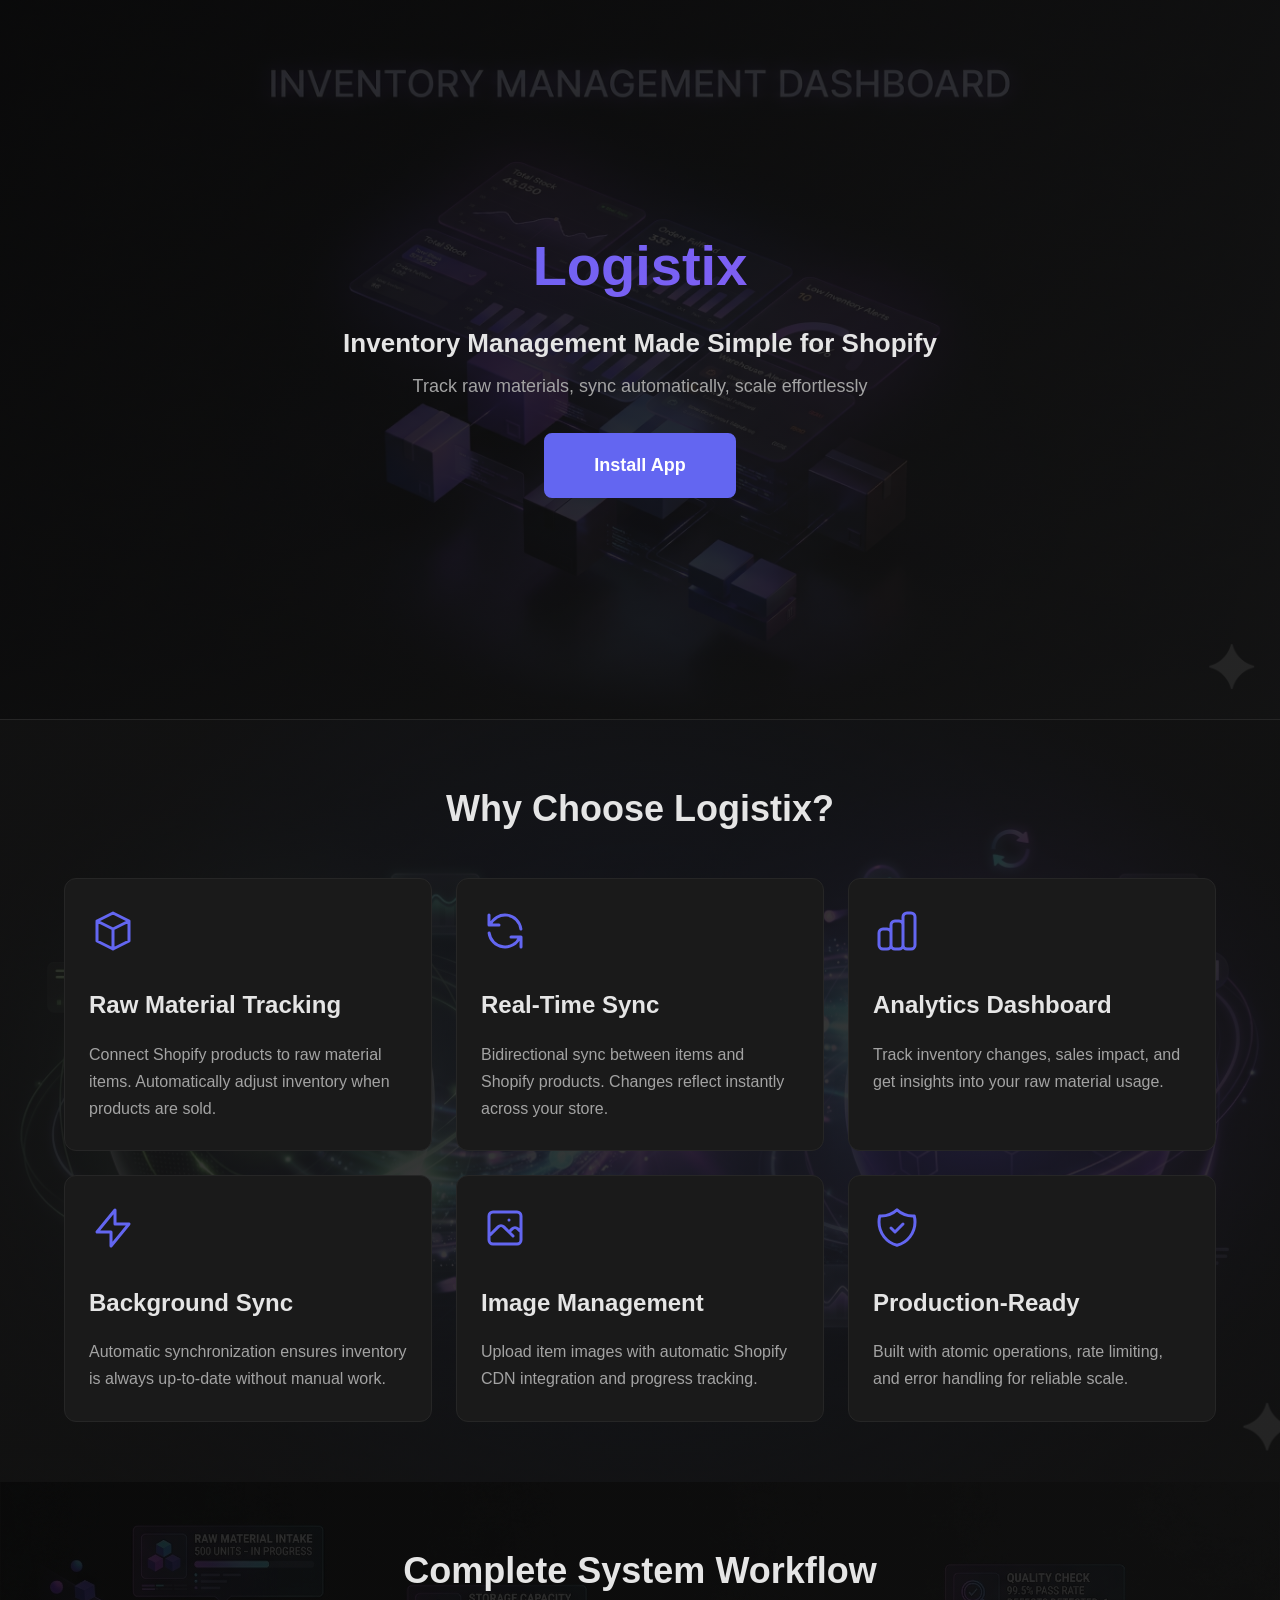
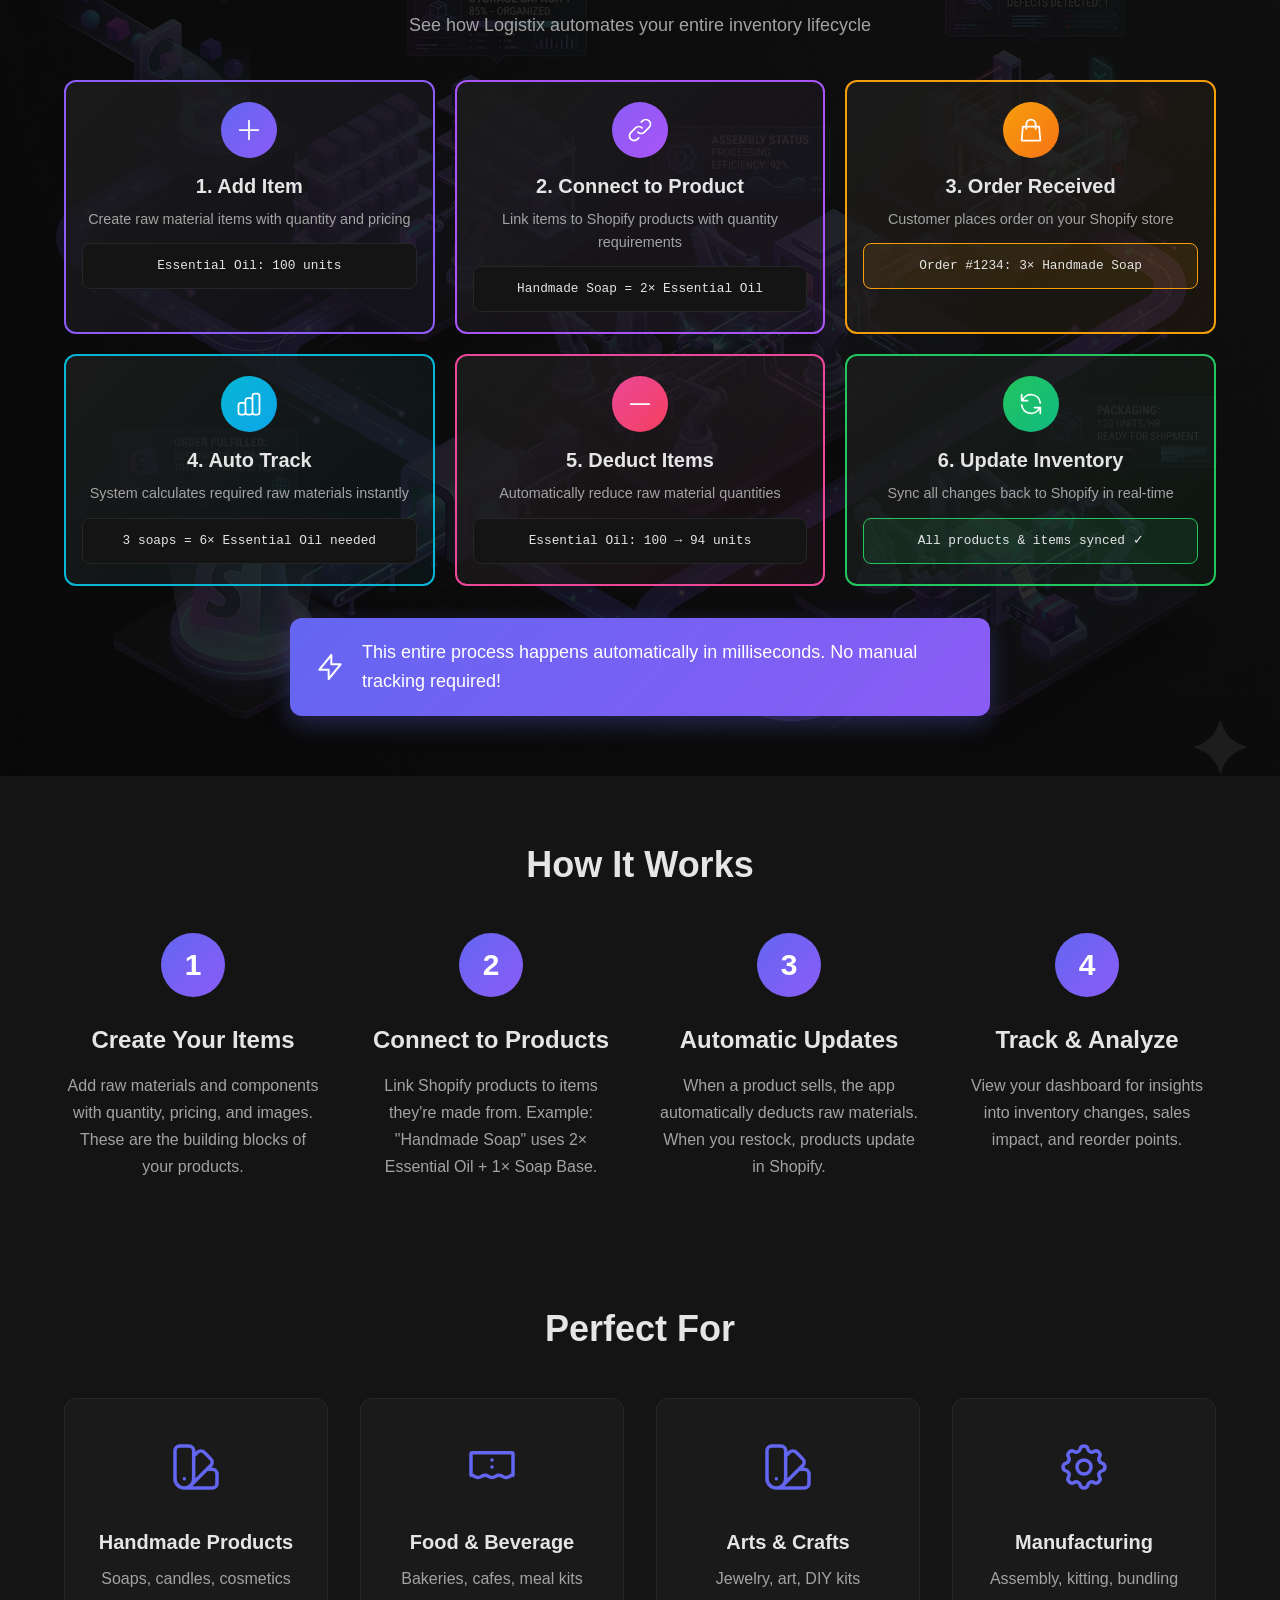
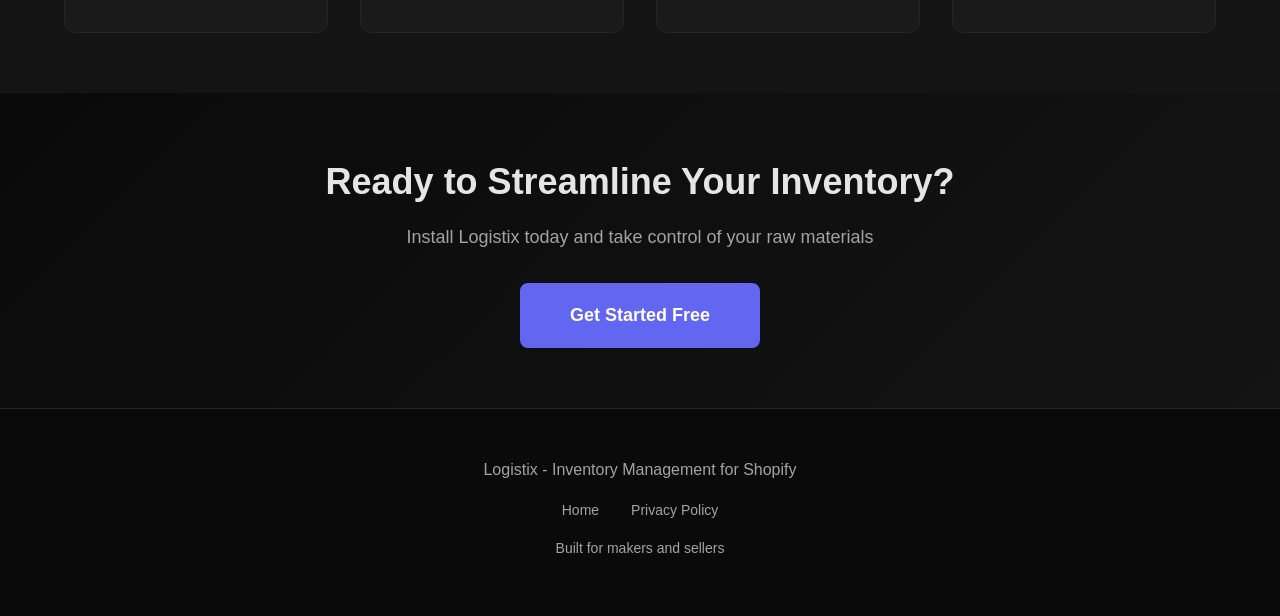
<file: index.html>
<!DOCTYPE html>
<html lang="en">
<head>
    <meta charset="UTF-8">
    <meta name="viewport" content="width=device-width, initial-scale=1.0">
    <title>Logistix - Inventory Management for Shopify</title>
    <link rel="stylesheet" type="text/css" href="./style.css">
</head>
<body>
    <!-- Hero Section -->
    <header class="hero">
        <div class="container">
            <h1 class="logo">Logistix</h1>
            <p class="tagline">Inventory Management Made Simple for Shopify</p>
            <p class="subtitle">Track raw materials, sync automatically, scale effortlessly</p>
            <a href="https://your-app.onrender.com/auth" class="cta-button">Install App</a>
        </div>
    </header>

    <!-- Features Section -->
    <section class="features">
        <div class="container">
            <h2>Why Choose Logistix?</h2>

            <div class="features-grid">
                <div class="feature-card">
                    <svg class="icon" fill="none" viewBox="0 0 24 24" stroke="currentColor">
                        <path stroke-linecap="round" stroke-linejoin="round" stroke-width="1.5" d="M20 7l-8-4-8 4m16 0l-8 4m8-4v10l-8 4m0-10L4 7m8 4v10M4 7v10l8 4"/>
                    </svg>
                    <h3>Raw Material Tracking</h3>
                    <p>Connect Shopify products to raw material items. Automatically adjust inventory when products are sold.</p>
                </div>

                <div class="feature-card">
                    <svg class="icon" fill="none" viewBox="0 0 24 24" stroke="currentColor">
                        <path stroke-linecap="round" stroke-linejoin="round" stroke-width="1.5" d="M4 4v5h.582m15.356 2A8.001 8.001 0 004.582 9m0 0H9m11 11v-5h-.581m0 0a8.003 8.003 0 01-15.357-2m15.357 2H15"/>
                    </svg>
                    <h3>Real-Time Sync</h3>
                    <p>Bidirectional sync between items and Shopify products. Changes reflect instantly across your store.</p>
                </div>

                <div class="feature-card">
                    <svg class="icon" fill="none" viewBox="0 0 24 24" stroke="currentColor">
                        <path stroke-linecap="round" stroke-linejoin="round" stroke-width="1.5" d="M9 19v-6a2 2 0 00-2-2H5a2 2 0 00-2 2v6a2 2 0 002 2h2a2 2 0 002-2zm0 0V9a2 2 0 012-2h2a2 2 0 012 2v10m-6 0a2 2 0 002 2h2a2 2 0 002-2m0 0V5a2 2 0 012-2h2a2 2 0 012 2v14a2 2 0 01-2 2h-2a2 2 0 01-2-2z"/>
                    </svg>
                    <h3>Analytics Dashboard</h3>
                    <p>Track inventory changes, sales impact, and get insights into your raw material usage.</p>
                </div>

                <div class="feature-card">
                    <svg class="icon" fill="none" viewBox="0 0 24 24" stroke="currentColor">
                        <path stroke-linecap="round" stroke-linejoin="round" stroke-width="1.5" d="M13 10V3L4 14h7v7l9-11h-7z"/>
                    </svg>
                    <h3>Background Sync</h3>
                    <p>Automatic synchronization ensures inventory is always up-to-date without manual work.</p>
                </div>

                <div class="feature-card">
                    <svg class="icon" fill="none" viewBox="0 0 24 24" stroke="currentColor">
                        <path stroke-linecap="round" stroke-linejoin="round" stroke-width="1.5" d="M4 16l4.586-4.586a2 2 0 012.828 0L16 16m-2-2l1.586-1.586a2 2 0 012.828 0L20 14m-6-6h.01M6 20h12a2 2 0 002-2V6a2 2 0 00-2-2H6a2 2 0 00-2 2v12a2 2 0 002 2z"/>
                    </svg>
                    <h3>Image Management</h3>
                    <p>Upload item images with automatic Shopify CDN integration and progress tracking.</p>
                </div>

                <div class="feature-card">
                    <svg class="icon" fill="none" viewBox="0 0 24 24" stroke="currentColor">
                        <path stroke-linecap="round" stroke-linejoin="round" stroke-width="1.5" d="M9 12l2 2 4-4m5.618-4.016A11.955 11.955 0 0112 2.944a11.955 11.955 0 01-8.618 3.04A12.02 12.02 0 003 9c0 5.591 3.824 10.29 9 11.622 5.176-1.332 9-6.03 9-11.622 0-1.042-.133-2.052-.382-3.016z"/>
                    </svg>
                    <h3>Production-Ready</h3>
                    <p>Built with atomic operations, rate limiting, and error handling for reliable scale.</p>
                </div>
            </div>
        </div>
    </section>

    <!-- Visual Workflow Section -->
    <section class="visual-workflow">
        <div class="container">
            <h2>Complete System Workflow</h2>
            <p class="section-subtitle">See how Logistix automates your entire inventory lifecycle</p>

            <div class="workflow-timeline">
                <!-- Step 1: Add Item -->
                <div class="workflow-step">
                    <div class="step-card">
                        <div class="step-icon-wrapper step-1">
                            <svg class="step-icon" fill="none" viewBox="0 0 24 24" stroke="currentColor">
                                <path stroke-linecap="round" stroke-linejoin="round" stroke-width="1.5" d="M12 4v16m8-8H4"/>
                            </svg>
                        </div>
                        <h3>1. Add Item</h3>
                        <p>Create raw material items with quantity and pricing</p>
                        <div class="mini-preview">
                            <div class="mini-item">Essential Oil: 100 units</div>
                        </div>
                    </div>
                    <div class="connector-arrow">
                        <svg fill="none" viewBox="0 0 24 24" stroke="currentColor">
                            <path stroke-linecap="round" stroke-linejoin="round" stroke-width="2" d="M19 14l-7 7m0 0l-7-7m7 7V3"/>
                        </svg>
                    </div>
                </div>

                <!-- Step 2: Connect to Product -->
                <div class="workflow-step">
                    <div class="step-card">
                        <div class="step-icon-wrapper step-2">
                            <svg class="step-icon" fill="none" viewBox="0 0 24 24" stroke="currentColor">
                                <path stroke-linecap="round" stroke-linejoin="round" stroke-width="1.5" d="M13.828 10.172a4 4 0 00-5.656 0l-4 4a4 4 0 105.656 5.656l1.102-1.101m-.758-4.899a4 4 0 005.656 0l4-4a4 4 0 00-5.656-5.656l-1.1 1.1"/>
                            </svg>
                        </div>
                        <h3>2. Connect to Product</h3>
                        <p>Link items to Shopify products with quantity requirements</p>
                        <div class="mini-preview">
                            <div class="mini-connection">Handmade Soap = 2× Essential Oil</div>
                        </div>
                    </div>
                    <div class="connector-arrow">
                        <svg fill="none" viewBox="0 0 24 24" stroke="currentColor">
                            <path stroke-linecap="round" stroke-linejoin="round" stroke-width="2" d="M19 14l-7 7m0 0l-7-7m7 7V3"/>
                        </svg>
                    </div>
                </div>

                <!-- Step 3: Order Received -->
                <div class="workflow-step">
                    <div class="step-card">
                        <div class="step-icon-wrapper step-3">
                            <svg class="step-icon" fill="none" viewBox="0 0 24 24" stroke="currentColor">
                                <path stroke-linecap="round" stroke-linejoin="round" stroke-width="1.5" d="M16 11V7a4 4 0 00-8 0v4M5 9h14l1 12H4L5 9z"/>
                            </svg>
                        </div>
                        <h3>3. Order Received</h3>
                        <p>Customer places order on your Shopify store</p>
                        <div class="mini-preview highlight">
                            <div class="mini-order">Order #1234: 3× Handmade Soap</div>
                        </div>
                    </div>
                    <div class="connector-arrow">
                        <svg fill="none" viewBox="0 0 24 24" stroke="currentColor">
                            <path stroke-linecap="round" stroke-linejoin="round" stroke-width="2" d="M19 14l-7 7m0 0l-7-7m7 7V3"/>
                        </svg>
                    </div>
                </div>

                <!-- Step 4: Auto Track -->
                <div class="workflow-step">
                    <div class="step-card">
                        <div class="step-icon-wrapper step-4">
                            <svg class="step-icon" fill="none" viewBox="0 0 24 24" stroke="currentColor">
                                <path stroke-linecap="round" stroke-linejoin="round" stroke-width="1.5" d="M9 19v-6a2 2 0 00-2-2H5a2 2 0 00-2 2v6a2 2 0 002 2h2a2 2 0 002-2zm0 0V9a2 2 0 012-2h2a2 2 0 012 2v10m-6 0a2 2 0 002 2h2a2 2 0 002-2m0 0V5a2 2 0 012-2h2a2 2 0 012 2v14a2 2 0 01-2 2h-2a2 2 0 01-2-2z"/>
                            </svg>
                        </div>
                        <h3>4. Auto Track</h3>
                        <p>System calculates required raw materials instantly</p>
                        <div class="mini-preview">
                            <div class="mini-calc">3 soaps = 6× Essential Oil needed</div>
                        </div>
                    </div>
                    <div class="connector-arrow">
                        <svg fill="none" viewBox="0 0 24 24" stroke="currentColor">
                            <path stroke-linecap="round" stroke-linejoin="round" stroke-width="2" d="M19 14l-7 7m0 0l-7-7m7 7V3"/>
                        </svg>
                    </div>
                </div>

                <!-- Step 5: Deduct Items -->
                <div class="workflow-step">
                    <div class="step-card">
                        <div class="step-icon-wrapper step-5">
                            <svg class="step-icon" fill="none" viewBox="0 0 24 24" stroke="currentColor">
                                <path stroke-linecap="round" stroke-linejoin="round" stroke-width="1.5" d="M20 12H4"/>
                            </svg>
                        </div>
                        <h3>5. Deduct Items</h3>
                        <p>Automatically reduce raw material quantities</p>
                        <div class="mini-preview">
                            <div class="mini-deduct">Essential Oil: 100 → 94 units</div>
                        </div>
                    </div>
                    <div class="connector-arrow">
                        <svg fill="none" viewBox="0 0 24 24" stroke="currentColor">
                            <path stroke-linecap="round" stroke-linejoin="round" stroke-width="2" d="M19 14l-7 7m0 0l-7-7m7 7V3"/>
                        </svg>
                    </div>
                </div>

                <!-- Step 6: Update All Items -->
                <div class="workflow-step">
                    <div class="step-card">
                        <div class="step-icon-wrapper step-6">
                            <svg class="step-icon" fill="none" viewBox="0 0 24 24" stroke="currentColor">
                                <path stroke-linecap="round" stroke-linejoin="round" stroke-width="1.5" d="M4 4v5h.582m15.356 2A8.001 8.001 0 004.582 9m0 0H9m11 11v-5h-.581m0 0a8.003 8.003 0 01-15.357-2m15.357 2H15"/>
                            </svg>
                        </div>
                        <h3>6. Update Inventory</h3>
                        <p>Sync all changes back to Shopify in real-time</p>
                        <div class="mini-preview success">
                            <div class="mini-sync">All products & items synced ✓</div>
                        </div>
                    </div>
                </div>
            </div>

            <div class="workflow-note">
                <svg class="note-icon" fill="none" viewBox="0 0 24 24" stroke="currentColor">
                    <path stroke-linecap="round" stroke-linejoin="round" stroke-width="1.5" d="M13 10V3L4 14h7v7l9-11h-7z"/>
                </svg>
                <p>This entire process happens automatically in milliseconds. No manual tracking required!</p>
            </div>
        </div>
    </section>

    <!-- How It Works Section -->
    <section class="how-it-works">
        <div class="container">
            <h2>How It Works</h2>

            <div class="steps">
                <div class="step">
                    <div class="step-number">1</div>
                    <h3>Create Your Items</h3>
                    <p>Add raw materials and components with quantity, pricing, and images. These are the building blocks of your products.</p>
                </div>

                <div class="step">
                    <div class="step-number">2</div>
                    <h3>Connect to Products</h3>
                    <p>Link Shopify products to items they're made from. Example: "Handmade Soap" uses 2× Essential Oil + 1× Soap Base.</p>
                </div>

                <div class="step">
                    <div class="step-number">3</div>
                    <h3>Automatic Updates</h3>
                    <p>When a product sells, the app automatically deducts raw materials. When you restock, products update in Shopify.</p>
                </div>

                <div class="step">
                    <div class="step-number">4</div>
                    <h3>Track & Analyze</h3>
                    <p>View your dashboard for insights into inventory changes, sales impact, and reorder points.</p>
                </div>
            </div>
        </div>
    </section>

    <!-- Use Cases Section -->
    <section class="use-cases">
        <div class="container">
            <h2>Perfect For</h2>

            <div class="use-cases-grid">
                <div class="use-case">
                    <svg class="icon" fill="none" viewBox="0 0 24 24" stroke="currentColor">
                        <path stroke-linecap="round" stroke-linejoin="round" stroke-width="1.5" d="M7 21a4 4 0 01-4-4V5a2 2 0 012-2h4a2 2 0 012 2v12a4 4 0 01-4 4zm0 0h12a2 2 0 002-2v-4a2 2 0 00-2-2h-2.343M11 7.343l1.657-1.657a2 2 0 012.828 0l2.829 2.829a2 2 0 010 2.828l-8.486 8.485M7 17h.01"/>
                    </svg>
                    <h4>Handmade Products</h4>
                    <p>Soaps, candles, cosmetics</p>
                </div>

                <div class="use-case">
                    <svg class="icon" fill="none" viewBox="0 0 24 24" stroke="currentColor">
                        <path stroke-linecap="round" stroke-linejoin="round" stroke-width="1.5" d="M21 15.546c-.523 0-1.046.151-1.5.454a2.704 2.704 0 01-3 0 2.704 2.704 0 00-3 0 2.704 2.704 0 01-3 0 2.704 2.704 0 00-3 0 2.704 2.704 0 01-3 0A2.707 2.707 0 003 15.546V6.454c0-.337.269-.61.6-.61h16.8c.331 0 .6.273.6.61v9.092z"/>
                        <path stroke-linecap="round" stroke-linejoin="round" stroke-width="1.5" d="M12 9h.01M12 12h.01"/>
                    </svg>
                    <h4>Food & Beverage</h4>
                    <p>Bakeries, cafes, meal kits</p>
                </div>

                <div class="use-case">
                    <svg class="icon" fill="none" viewBox="0 0 24 24" stroke="currentColor">
                        <path stroke-linecap="round" stroke-linejoin="round" stroke-width="1.5" d="M7 21a4 4 0 01-4-4V5a2 2 0 012-2h4a2 2 0 012 2v12a4 4 0 01-4 4zm0 0h12a2 2 0 002-2v-4a2 2 0 00-2-2h-2.343M11 7.343l1.657-1.657a2 2 0 012.828 0l2.829 2.829a2 2 0 010 2.828l-8.486 8.485M7 17h.01"/>
                    </svg>
                    <h4>Arts & Crafts</h4>
                    <p>Jewelry, art, DIY kits</p>
                </div>

                <div class="use-case">
                    <svg class="icon" fill="none" viewBox="0 0 24 24" stroke="currentColor">
                        <path stroke-linecap="round" stroke-linejoin="round" stroke-width="1.5" d="M10.325 4.317c.426-1.756 2.924-1.756 3.35 0a1.724 1.724 0 002.573 1.066c1.543-.94 3.31.826 2.37 2.37a1.724 1.724 0 001.065 2.572c1.756.426 1.756 2.924 0 3.35a1.724 1.724 0 00-1.066 2.573c.94 1.543-.826 3.31-2.37 2.37a1.724 1.724 0 00-2.572 1.065c-.426 1.756-2.924 1.756-3.35 0a1.724 1.724 0 00-2.573-1.066c-1.543.94-3.31-.826-2.37-2.37a1.724 1.724 0 00-1.065-2.572c-1.756-.426-1.756-2.924 0-3.35a1.724 1.724 0 001.066-2.573c-.94-1.543.826-3.31 2.37-2.37.996.608 2.296.07 2.572-1.065z"/>
                        <path stroke-linecap="round" stroke-linejoin="round" stroke-width="1.5" d="M15 12a3 3 0 11-6 0 3 3 0 016 0z"/>
                    </svg>
                    <h4>Manufacturing</h4>
                    <p>Assembly, kitting, bundling</p>
                </div>
            </div>
        </div>
    </section>

    <!-- CTA Section -->
    <section class="cta-section">
        <div class="container">
            <h2>Ready to Streamline Your Inventory?</h2>
            <p>Install Logistix today and take control of your raw materials</p>
            <a href="https://your-app.onrender.com/auth" class="cta-button">Get Started Free</a>
        </div>
    </section>

    <!-- Footer -->
    <footer>
        <div class="container">
            <p>Logistix - Inventory Management for Shopify</p>
            <nav class="footer-nav">
                <a href="index.html">Home</a>
                <a href="privacy.html">Privacy Policy</a>
            </nav>
            <p class="small">Built for makers and sellers</p>
        </div>
    </footer>
</body>
</html>
</file>
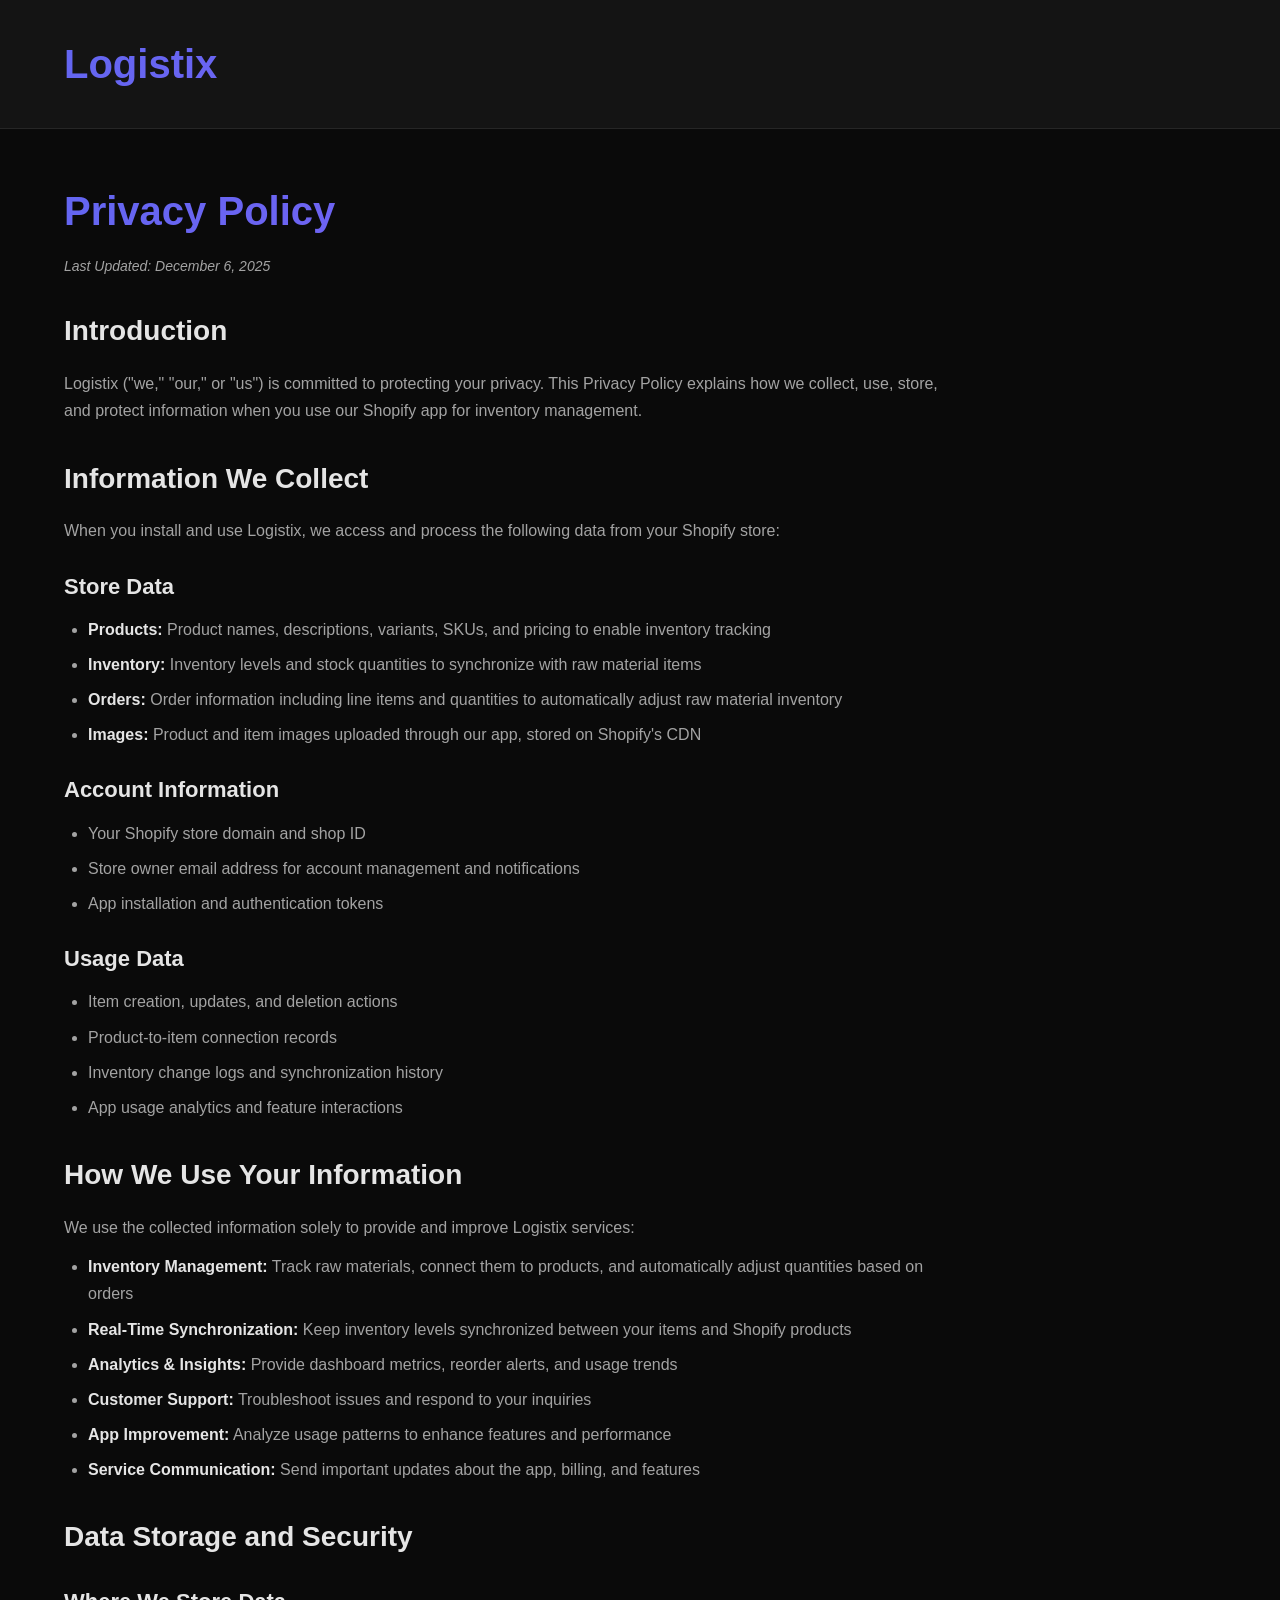
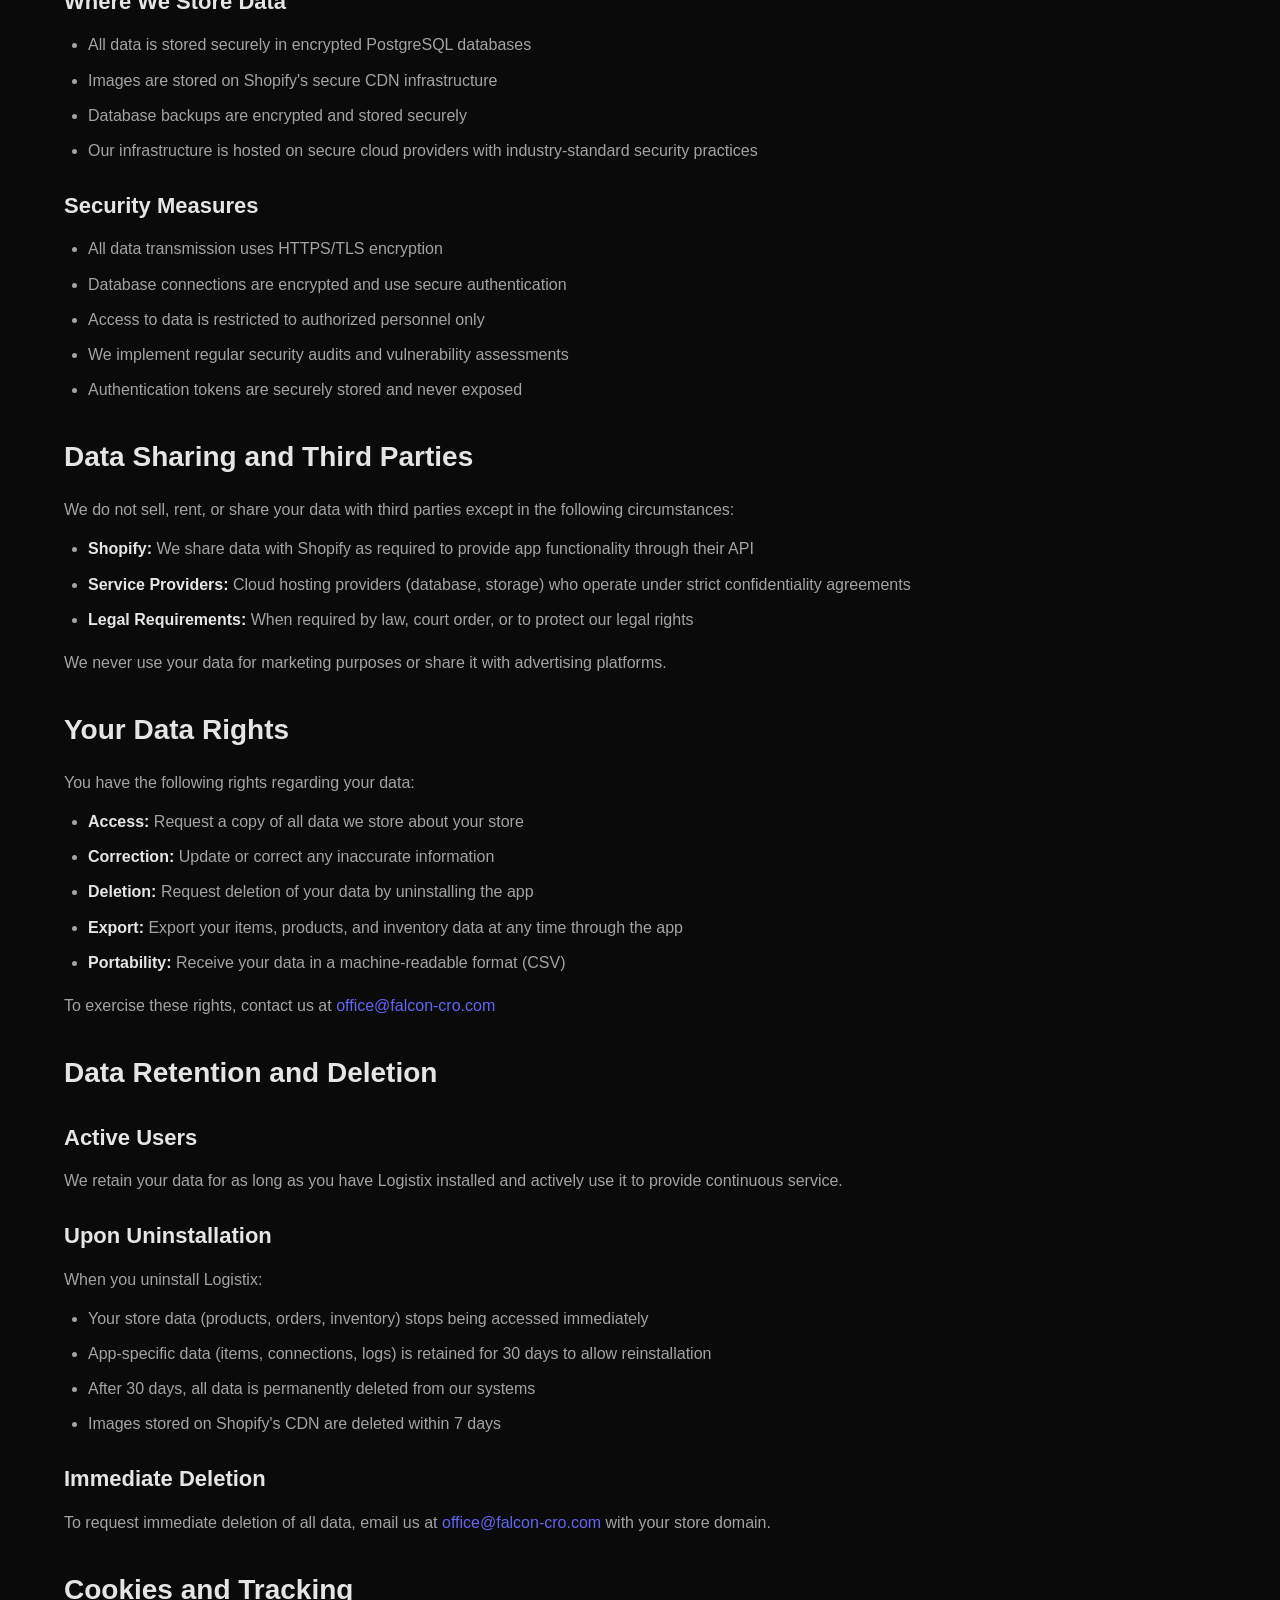
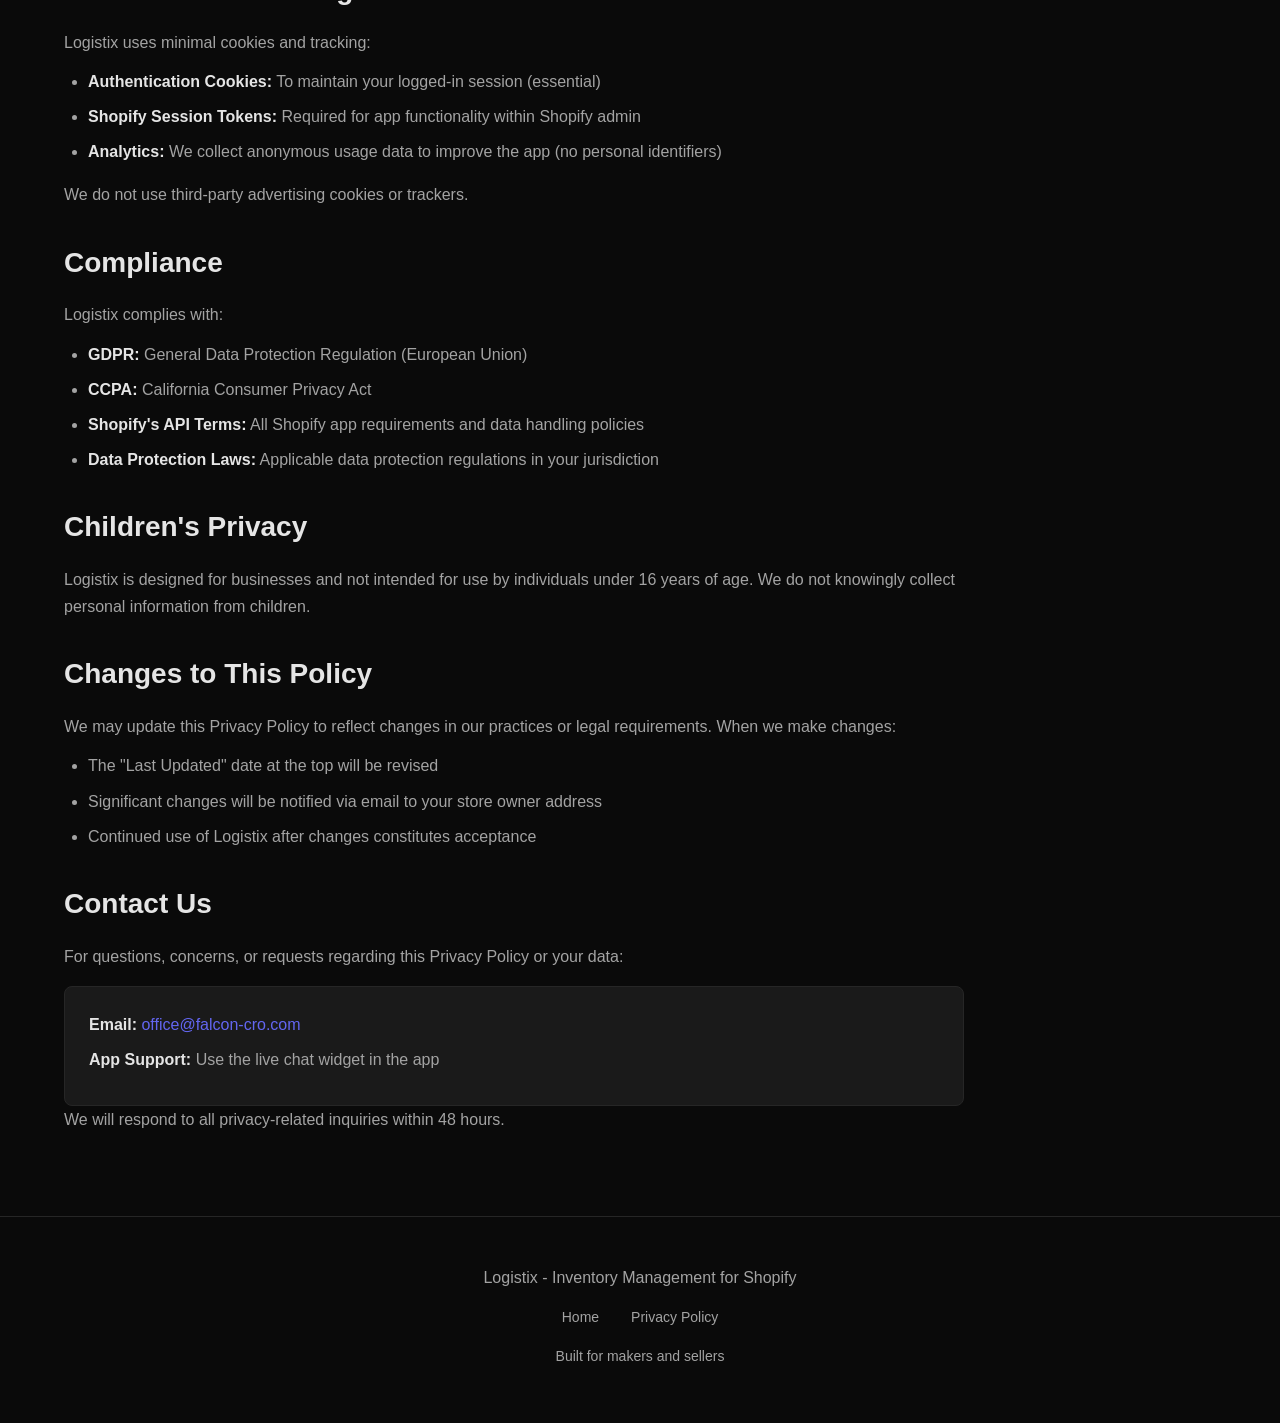
<file: privacy.html>
<!DOCTYPE html>
<html lang="en">
<head>
    <meta charset="UTF-8">
    <meta name="viewport" content="width=device-width, initial-scale=1.0">
    <title>Privacy Policy - Logistix</title>
    <link rel="stylesheet" type="text/css" href="./style.css">
</head>
<body>
    <!-- Header -->
    <header class="privacy-header">
        <div class="container">
            <a href="index.html" class="logo-link">
                <h1 class="logo">Logistix</h1>
            </a>
        </div>
    </header>

    <!-- Privacy Policy Content -->
    <section class="privacy-content">
        <div class="container">
            <h1 class="privacy-title">Privacy Policy</h1>
            <p class="last-updated">Last Updated: December 6, 2025</p>

            <div class="privacy-section">
                <h2>Introduction</h2>
                <p>Logistix ("we," "our," or "us") is committed to protecting your privacy. This Privacy Policy explains how we collect, use, store, and protect information when you use our Shopify app for inventory management.</p>
            </div>

            <div class="privacy-section">
                <h2>Information We Collect</h2>
                <p>When you install and use Logistix, we access and process the following data from your Shopify store:</p>

                <h3>Store Data</h3>
                <ul>
                    <li><strong>Products:</strong> Product names, descriptions, variants, SKUs, and pricing to enable inventory tracking</li>
                    <li><strong>Inventory:</strong> Inventory levels and stock quantities to synchronize with raw material items</li>
                    <li><strong>Orders:</strong> Order information including line items and quantities to automatically adjust raw material inventory</li>
                    <li><strong>Images:</strong> Product and item images uploaded through our app, stored on Shopify's CDN</li>
                </ul>

                <h3>Account Information</h3>
                <ul>
                    <li>Your Shopify store domain and shop ID</li>
                    <li>Store owner email address for account management and notifications</li>
                    <li>App installation and authentication tokens</li>
                </ul>

                <h3>Usage Data</h3>
                <ul>
                    <li>Item creation, updates, and deletion actions</li>
                    <li>Product-to-item connection records</li>
                    <li>Inventory change logs and synchronization history</li>
                    <li>App usage analytics and feature interactions</li>
                </ul>
            </div>

            <div class="privacy-section">
                <h2>How We Use Your Information</h2>
                <p>We use the collected information solely to provide and improve Logistix services:</p>

                <ul>
                    <li><strong>Inventory Management:</strong> Track raw materials, connect them to products, and automatically adjust quantities based on orders</li>
                    <li><strong>Real-Time Synchronization:</strong> Keep inventory levels synchronized between your items and Shopify products</li>
                    <li><strong>Analytics & Insights:</strong> Provide dashboard metrics, reorder alerts, and usage trends</li>
                    <li><strong>Customer Support:</strong> Troubleshoot issues and respond to your inquiries</li>
                    <li><strong>App Improvement:</strong> Analyze usage patterns to enhance features and performance</li>
                    <li><strong>Service Communication:</strong> Send important updates about the app, billing, and features</li>
                </ul>
            </div>

            <div class="privacy-section">
                <h2>Data Storage and Security</h2>

                <h3>Where We Store Data</h3>
                <ul>
                    <li>All data is stored securely in encrypted PostgreSQL databases</li>
                    <li>Images are stored on Shopify's secure CDN infrastructure</li>
                    <li>Database backups are encrypted and stored securely</li>
                    <li>Our infrastructure is hosted on secure cloud providers with industry-standard security practices</li>
                </ul>

                <h3>Security Measures</h3>
                <ul>
                    <li>All data transmission uses HTTPS/TLS encryption</li>
                    <li>Database connections are encrypted and use secure authentication</li>
                    <li>Access to data is restricted to authorized personnel only</li>
                    <li>We implement regular security audits and vulnerability assessments</li>
                    <li>Authentication tokens are securely stored and never exposed</li>
                </ul>
            </div>

            <div class="privacy-section">
                <h2>Data Sharing and Third Parties</h2>
                <p>We do not sell, rent, or share your data with third parties except in the following circumstances:</p>

                <ul>
                    <li><strong>Shopify:</strong> We share data with Shopify as required to provide app functionality through their API</li>
                    <li><strong>Service Providers:</strong> Cloud hosting providers (database, storage) who operate under strict confidentiality agreements</li>
                    <li><strong>Legal Requirements:</strong> When required by law, court order, or to protect our legal rights</li>
                </ul>

                <p>We never use your data for marketing purposes or share it with advertising platforms.</p>
            </div>

            <div class="privacy-section">
                <h2>Your Data Rights</h2>
                <p>You have the following rights regarding your data:</p>

                <ul>
                    <li><strong>Access:</strong> Request a copy of all data we store about your store</li>
                    <li><strong>Correction:</strong> Update or correct any inaccurate information</li>
                    <li><strong>Deletion:</strong> Request deletion of your data by uninstalling the app</li>
                    <li><strong>Export:</strong> Export your items, products, and inventory data at any time through the app</li>
                    <li><strong>Portability:</strong> Receive your data in a machine-readable format (CSV)</li>
                </ul>

                <p>To exercise these rights, contact us at <a href="mailto:office@falcon-cro.com">office@falcon-cro.com</a></p>
            </div>

            <div class="privacy-section">
                <h2>Data Retention and Deletion</h2>

                <h3>Active Users</h3>
                <p>We retain your data for as long as you have Logistix installed and actively use it to provide continuous service.</p>

                <h3>Upon Uninstallation</h3>
                <p>When you uninstall Logistix:</p>
                <ul>
                    <li>Your store data (products, orders, inventory) stops being accessed immediately</li>
                    <li>App-specific data (items, connections, logs) is retained for 30 days to allow reinstallation</li>
                    <li>After 30 days, all data is permanently deleted from our systems</li>
                    <li>Images stored on Shopify's CDN are deleted within 7 days</li>
                </ul>

                <h3>Immediate Deletion</h3>
                <p>To request immediate deletion of all data, email us at <a href="mailto:office@falcon-cro.com">office@falcon-cro.com</a> with your store domain.</p>
            </div>

            <div class="privacy-section">
                <h2>Cookies and Tracking</h2>
                <p>Logistix uses minimal cookies and tracking:</p>

                <ul>
                    <li><strong>Authentication Cookies:</strong> To maintain your logged-in session (essential)</li>
                    <li><strong>Shopify Session Tokens:</strong> Required for app functionality within Shopify admin</li>
                    <li><strong>Analytics:</strong> We collect anonymous usage data to improve the app (no personal identifiers)</li>
                </ul>

                <p>We do not use third-party advertising cookies or trackers.</p>
            </div>

            <div class="privacy-section">
                <h2>Compliance</h2>
                <p>Logistix complies with:</p>

                <ul>
                    <li><strong>GDPR:</strong> General Data Protection Regulation (European Union)</li>
                    <li><strong>CCPA:</strong> California Consumer Privacy Act</li>
                    <li><strong>Shopify's API Terms:</strong> All Shopify app requirements and data handling policies</li>
                    <li><strong>Data Protection Laws:</strong> Applicable data protection regulations in your jurisdiction</li>
                </ul>
            </div>

            <div class="privacy-section">
                <h2>Children's Privacy</h2>
                <p>Logistix is designed for businesses and not intended for use by individuals under 16 years of age. We do not knowingly collect personal information from children.</p>
            </div>

            <div class="privacy-section">
                <h2>Changes to This Policy</h2>
                <p>We may update this Privacy Policy to reflect changes in our practices or legal requirements. When we make changes:</p>

                <ul>
                    <li>The "Last Updated" date at the top will be revised</li>
                    <li>Significant changes will be notified via email to your store owner address</li>
                    <li>Continued use of Logistix after changes constitutes acceptance</li>
                </ul>
            </div>

            <div class="privacy-section">
                <h2>Contact Us</h2>
                <p>For questions, concerns, or requests regarding this Privacy Policy or your data:</p>

                <div class="contact-info">
                    <p><strong>Email:</strong> <a href="mailto:office@falcon-cro.com">office@falcon-cro.com</a></p>
                    <p><strong>App Support:</strong> Use the live chat widget in the app</p>
                </div>

                <p>We will respond to all privacy-related inquiries within 48 hours.</p>
            </div>
        </div>
    </section>

    <!-- Footer -->
    <footer>
        <div class="container">
            <p>Logistix - Inventory Management for Shopify</p>
            <nav class="footer-nav">
                <a href="index.html">Home</a>
                <a href="privacy.html">Privacy Policy</a>
            </nav>
            <p class="small">Built for makers and sellers</p>
        </div>
    </footer>
</body>
</html>
</file>
<file: style.css>
/* Logistix Website Styles */
/* Reset and Base Styles */
* {
    margin: 0;
    padding: 0;
    box-sizing: border-box;
}

:root {
    --bg-primary: #0a0a0a;
    --bg-secondary: #141414;
    --bg-tertiary: #1a1a1a;
    --text-primary: #e5e5e5;
    --text-secondary: #a3a3a3;
    --accent: #6366f1;
    --accent-hover: #4f46e5;
    --border: #262626;
    --success: #22c55e;
}

body {
    font-family: -apple-system, BlinkMacSystemFont, "Segoe UI", Roboto, "Helvetica Neue", Arial, sans-serif;
    background-color: var(--bg-primary);
    color: var(--text-primary);
    line-height: 1.6;
    overflow-x: hidden;
}

.container {
    max-width: 1200px;
    margin: 0 auto;
    padding: 0 24px;
}

/* Hero Section */
.hero {
    min-height: 80vh;
    display: flex;
    align-items: center;
    justify-content: center;
    text-align: center;
    background:
        linear-gradient(135deg, rgba(10, 10, 10, 0.85) 0%, rgba(20, 20, 20, 0.85) 100%),
        url('hero-bg.png') center center / cover no-repeat;
    border-bottom: 1px solid var(--border);
    padding: 60px 0;
    position: relative;
}

.logo {
    font-size: 3.5rem;
    font-weight: 700;
    margin-bottom: 12px;
    background: linear-gradient(135deg, var(--accent) 0%, #8b5cf6 100%);
    -webkit-background-clip: text;
    -webkit-text-fill-color: transparent;
    background-clip: text;
}

.tagline {
    font-size: 1.625rem;
    font-weight: 600;
    margin-bottom: 8px;
    color: var(--text-primary);
}

.subtitle {
    font-size: 1.125rem;
    color: var(--text-secondary);
    margin-bottom: 32px;
    max-width: 600px;
    margin-left: auto;
    margin-right: auto;
}

.cta-button {
    display: inline-block;
    background-color: var(--accent);
    color: white;
    padding: 16px 48px;
    border-radius: 8px;
    text-decoration: none;
    font-weight: 600;
    font-size: 1.125rem;
    transition: all 0.2s ease;
    border: 2px solid var(--accent);
}

.cta-button:hover {
    background-color: var(--accent-hover);
    border-color: var(--accent-hover);
    transform: translateY(-2px);
    box-shadow: 0 10px 25px rgba(99, 102, 241, 0.3);
}

/* Features Section */
.features {
    padding: 60px 0;
    background:
        linear-gradient(135deg, rgba(20, 20, 20, 0.85) 0%, rgba(20, 20, 20, 0.85) 100%),
        url('bg-underhero.png') center center / cover no-repeat;
    position: relative;
}

.features h2 {
    text-align: center;
    font-size: 2.25rem;
    margin-bottom: 40px;
    font-weight: 700;
}

.features-grid {
    display: grid;
    grid-template-columns: repeat(auto-fit, minmax(300px, 1fr));
    gap: 24px;
}

.feature-card {
    background-color: var(--bg-tertiary);
    padding: 28px 24px;
    border-radius: 12px;
    border: 1px solid var(--border);
    transition: all 0.3s ease;
}

.feature-card:hover {
    border-color: var(--accent);
    transform: translateY(-4px);
    box-shadow: 0 12px 24px rgba(0, 0, 0, 0.4);
}

.feature-card .icon {
    width: 48px;
    height: 48px;
    color: var(--accent);
    margin-bottom: 24px;
}

.feature-card h3 {
    font-size: 1.5rem;
    margin-bottom: 16px;
    font-weight: 600;
}

.feature-card p {
    color: var(--text-secondary);
    line-height: 1.7;
}

/* Visual Workflow Section */
.visual-workflow {
    padding: 60px 0;
    background:
        linear-gradient(135deg, rgba(10, 10, 10, 0.85) 0%, rgba(10, 10, 10, 0.85) 100%),
        url('workflow-bg.png') center center / cover no-repeat;
    position: relative;
}

.visual-workflow h2 {
    text-align: center;
    font-size: 2.25rem;
    margin-bottom: 12px;
    font-weight: 700;
}

.section-subtitle {
    text-align: center;
    font-size: 1.125rem;
    color: var(--text-secondary);
    margin-bottom: 40px;
}

.workflow-timeline {
    display: grid;
    grid-template-columns: repeat(auto-fit, minmax(280px, 1fr));
    gap: 20px;
    max-width: 1400px;
    margin: 0 auto;
    position: relative;
}

.workflow-step {
    display: flex;
    flex-direction: column;
    align-items: center;
}

.step-card {
    width: 100%;
    background-color: var(--bg-tertiary);
    border: 2px solid var(--border);
    border-radius: 12px;
    padding: 20px 16px;
    transition: all 0.3s ease;
    position: relative;
    height: 100%;
}

.step-card:hover {
    transform: translateY(-4px);
    box-shadow: 0 12px 24px rgba(0, 0, 0, 0.4);
}

.workflow-step:nth-child(1) .step-card {
    border-color: #8b5cf6;
    background: linear-gradient(135deg, var(--bg-tertiary) 0%, rgba(139, 92, 246, 0.05) 100%);
}

.workflow-step:nth-child(2) .step-card {
    border-color: #a855f7;
    background: linear-gradient(135deg, var(--bg-tertiary) 0%, rgba(168, 85, 247, 0.05) 100%);
}

.workflow-step:nth-child(3) .step-card {
    border-color: #f59e0b;
    background: linear-gradient(135deg, var(--bg-tertiary) 0%, rgba(245, 158, 11, 0.05) 100%);
}

.workflow-step:nth-child(4) .step-card {
    border-color: #06b6d4;
    background: linear-gradient(135deg, var(--bg-tertiary) 0%, rgba(6, 182, 212, 0.05) 100%);
}

.workflow-step:nth-child(5) .step-card {
    border-color: #ec4899;
    background: linear-gradient(135deg, var(--bg-tertiary) 0%, rgba(236, 72, 153, 0.05) 100%);
}

.workflow-step:nth-child(6) .step-card {
    border-color: var(--success);
    background: linear-gradient(135deg, var(--bg-tertiary) 0%, rgba(34, 197, 94, 0.05) 100%);
}

.step-icon-wrapper {
    width: 56px;
    height: 56px;
    border-radius: 50%;
    display: flex;
    align-items: center;
    justify-content: center;
    margin: 0 auto 12px;
    position: relative;
}

.step-1 { background: linear-gradient(135deg, var(--accent) 0%, #8b5cf6 100%); }
.step-2 { background: linear-gradient(135deg, #8b5cf6 0%, #a855f7 100%); }
.step-3 { background: linear-gradient(135deg, #f59e0b 0%, #f97316 100%); }
.step-4 { background: linear-gradient(135deg, #06b6d4 0%, #0ea5e9 100%); }
.step-5 { background: linear-gradient(135deg, #ec4899 0%, #f43f5e 100%); }
.step-6 { background: linear-gradient(135deg, var(--success) 0%, #10b981 100%); }

.step-icon {
    width: 28px;
    height: 28px;
    color: white;
}

.step-card h3 {
    text-align: center;
    font-size: 1.25rem;
    margin-bottom: 6px;
    font-weight: 600;
}

.step-card p {
    text-align: center;
    color: var(--text-secondary);
    margin-bottom: 12px;
    font-size: 0.9rem;
}

.mini-preview {
    background-color: var(--bg-secondary);
    border: 1px solid var(--border);
    border-radius: 8px;
    padding: 12px;
    text-align: center;
    font-family: 'Courier New', monospace;
    font-size: 0.8rem;
}

.mini-preview.highlight {
    background-color: rgba(245, 158, 11, 0.1);
    border-color: #f59e0b;
}

.mini-preview.success {
    background-color: rgba(34, 197, 94, 0.1);
    border-color: var(--success);
}

.mini-item,
.mini-connection,
.mini-order,
.mini-calc,
.mini-deduct,
.mini-sync {
    color: var(--text-primary);
    font-weight: 500;
}

.connector-arrow {
    display: none;
}

.workflow-note {
    max-width: 700px;
    margin: 32px auto 0;
    padding: 20px 24px;
    background: linear-gradient(135deg, var(--accent) 0%, #8b5cf6 100%);
    border-radius: 12px;
    display: flex;
    align-items: center;
    gap: 16px;
    box-shadow: 0 8px 24px rgba(99, 102, 241, 0.3);
}

.note-icon {
    width: 32px;
    height: 32px;
    color: white;
    flex-shrink: 0;
}

.workflow-note p {
    color: white;
    font-size: 1.125rem;
    font-weight: 500;
    margin: 0;
}

/* How It Works Section */
.how-it-works {
    padding: 60px 0;
    background-color: var(--bg-secondary);
}

.how-it-works h2 {
    text-align: center;
    font-size: 2.25rem;
    margin-bottom: 40px;
    font-weight: 700;
}

.steps {
    display: grid;
    grid-template-columns: repeat(auto-fit, minmax(250px, 1fr));
    gap: 40px;
}

.step {
    text-align: center;
}

.step-number {
    width: 64px;
    height: 64px;
    background: linear-gradient(135deg, var(--accent) 0%, #8b5cf6 100%);
    color: white;
    border-radius: 50%;
    display: flex;
    align-items: center;
    justify-content: center;
    font-size: 1.875rem;
    font-weight: 700;
    margin: 0 auto 24px;
}

.step h3 {
    font-size: 1.5rem;
    margin-bottom: 12px;
    font-weight: 600;
}

.step p {
    color: var(--text-secondary);
    line-height: 1.7;
}

/* Use Cases Section */
.use-cases {
    padding: 60px 0;
    background-color: var(--bg-secondary);
}

.use-cases h2 {
    text-align: center;
    font-size: 2.25rem;
    margin-bottom: 40px;
    font-weight: 700;
}

.use-cases-grid {
    display: grid;
    grid-template-columns: repeat(auto-fit, minmax(240px, 1fr));
    gap: 32px;
}

.use-case {
    background-color: var(--bg-tertiary);
    padding: 40px 32px;
    border-radius: 12px;
    border: 1px solid var(--border);
    text-align: center;
    transition: all 0.3s ease;
}

.use-case:hover {
    border-color: var(--accent);
    transform: translateY(-4px);
}

.use-case .icon {
    width: 56px;
    height: 56px;
    color: var(--accent);
    margin: 0 auto 24px;
}

.use-case h4 {
    font-size: 1.25rem;
    margin-bottom: 8px;
    font-weight: 600;
}

.use-case p {
    color: var(--text-secondary);
}

/* CTA Section */
.cta-section {
    padding: 60px 0;
    background: linear-gradient(135deg, var(--bg-primary) 0%, var(--bg-secondary) 100%);
    text-align: center;
}

.cta-section h2 {
    font-size: 2.25rem;
    margin-bottom: 12px;
    font-weight: 700;
}

.cta-section p {
    font-size: 1.125rem;
    color: var(--text-secondary);
    margin-bottom: 32px;
}

/* Footer */
footer {
    padding: 48px 0;
    background-color: var(--bg-primary);
    text-align: center;
    border-top: 1px solid var(--border);
}

footer p {
    color: var(--text-secondary);
    margin-bottom: 8px;
}

footer .small {
    font-size: 0.875rem;
}

.footer-nav {
    display: flex;
    justify-content: center;
    gap: 32px;
    margin: 16px 0;
}

.footer-nav a {
    color: var(--text-secondary);
    text-decoration: none;
    font-size: 0.875rem;
    transition: color 0.2s ease;
}

.footer-nav a:hover {
    color: var(--accent);
}

/* Privacy Policy Page */
.privacy-header {
    padding: 32px 0;
    background-color: var(--bg-secondary);
    border-bottom: 1px solid var(--border);
}

.logo-link {
    text-decoration: none;
}

.logo-link .logo {
    font-size: 2.5rem;
    font-weight: 700;
    background: linear-gradient(135deg, var(--accent) 0%, #8b5cf6 100%);
    -webkit-background-clip: text;
    -webkit-text-fill-color: transparent;
    background-clip: text;
    margin: 0;
}

.privacy-content {
    padding: 50px 0;
    background-color: var(--bg-primary);
}

.privacy-title {
    font-size: 2.5rem;
    font-weight: 700;
    margin-bottom: 12px;
    background: linear-gradient(135deg, var(--accent) 0%, #8b5cf6 100%);
    -webkit-background-clip: text;
    -webkit-text-fill-color: transparent;
    background-clip: text;
}

.last-updated {
    color: var(--text-secondary);
    font-size: 0.875rem;
    margin-bottom: 32px;
    font-style: italic;
}

.privacy-section {
    margin-bottom: 32px;
    max-width: 900px;
}

.privacy-section h2 {
    font-size: 1.75rem;
    font-weight: 700;
    margin-bottom: 16px;
    color: var(--text-primary);
}

.privacy-section h3 {
    font-size: 1.375rem;
    font-weight: 600;
    margin: 24px 0 12px;
    color: var(--text-primary);
}

.privacy-section p {
    color: var(--text-secondary);
    line-height: 1.7;
    margin-bottom: 12px;
    font-size: 1rem;
}

.privacy-section ul {
    margin: 12px 0 16px 24px;
    color: var(--text-secondary);
    line-height: 1.7;
}

.privacy-section li {
    margin-bottom: 8px;
    font-size: 1rem;
}

.privacy-section strong {
    color: var(--text-primary);
    font-weight: 600;
}

.privacy-section a {
    color: var(--accent);
    text-decoration: none;
    transition: color 0.2s ease;
}

.privacy-section a:hover {
    color: var(--accent-hover);
    text-decoration: underline;
}

.contact-info {
    background-color: var(--bg-tertiary);
    border: 1px solid var(--border);
    border-radius: 8px;
    padding: 24px;
    margin-top: 16px;
}

.contact-info p {
    margin-bottom: 8px;
}

/* Responsive Design */
@media (max-width: 768px) {
    .logo {
        font-size: 2.5rem;
    }

    .tagline {
        font-size: 1.5rem;
    }

    .subtitle {
        font-size: 1rem;
    }

    .features h2,
    .how-it-works h2,
    .use-cases h2,
    .cta-section h2,
    .visual-workflow h2 {
        font-size: 2rem;
    }

    .privacy-title {
        font-size: 2rem;
    }

    .privacy-section h2 {
        font-size: 1.5rem;
    }

    .privacy-section h3 {
        font-size: 1.25rem;
    }

    .footer-nav {
        gap: 24px;
    }

    .features-grid,
    .use-cases-grid {
        grid-template-columns: 1fr;
    }

    .steps {
        grid-template-columns: 1fr;
    }

    /* Mobile Workflow Layout */
    .workflow-timeline {
        grid-template-columns: 1fr;
    }

    .step-card {
        padding: 20px;
    }

    .step-card h3 {
        font-size: 1.25rem;
    }

    .step-card p {
        font-size: 0.9rem;
    }

    .workflow-note {
        flex-direction: column;
        text-align: center;
        padding: 20px;
    }

    .workflow-note p {
        font-size: 1rem;
    }
}

@media (max-width: 480px) {
    .container {
        padding: 0 16px;
    }

    .feature-card,
    .use-case {
        padding: 32px 24px;
    }

    .cta-button {
        padding: 14px 36px;
        font-size: 1rem;
    }

    .step-card {
        padding: 20px;
    }

    .step-icon-wrapper {
        width: 60px;
        height: 60px;
    }

    .step-icon {
        width: 30px;
        height: 30px;
    }

    .mini-preview {
        font-size: 0.75rem;
        padding: 12px;
    }
}
</file>
